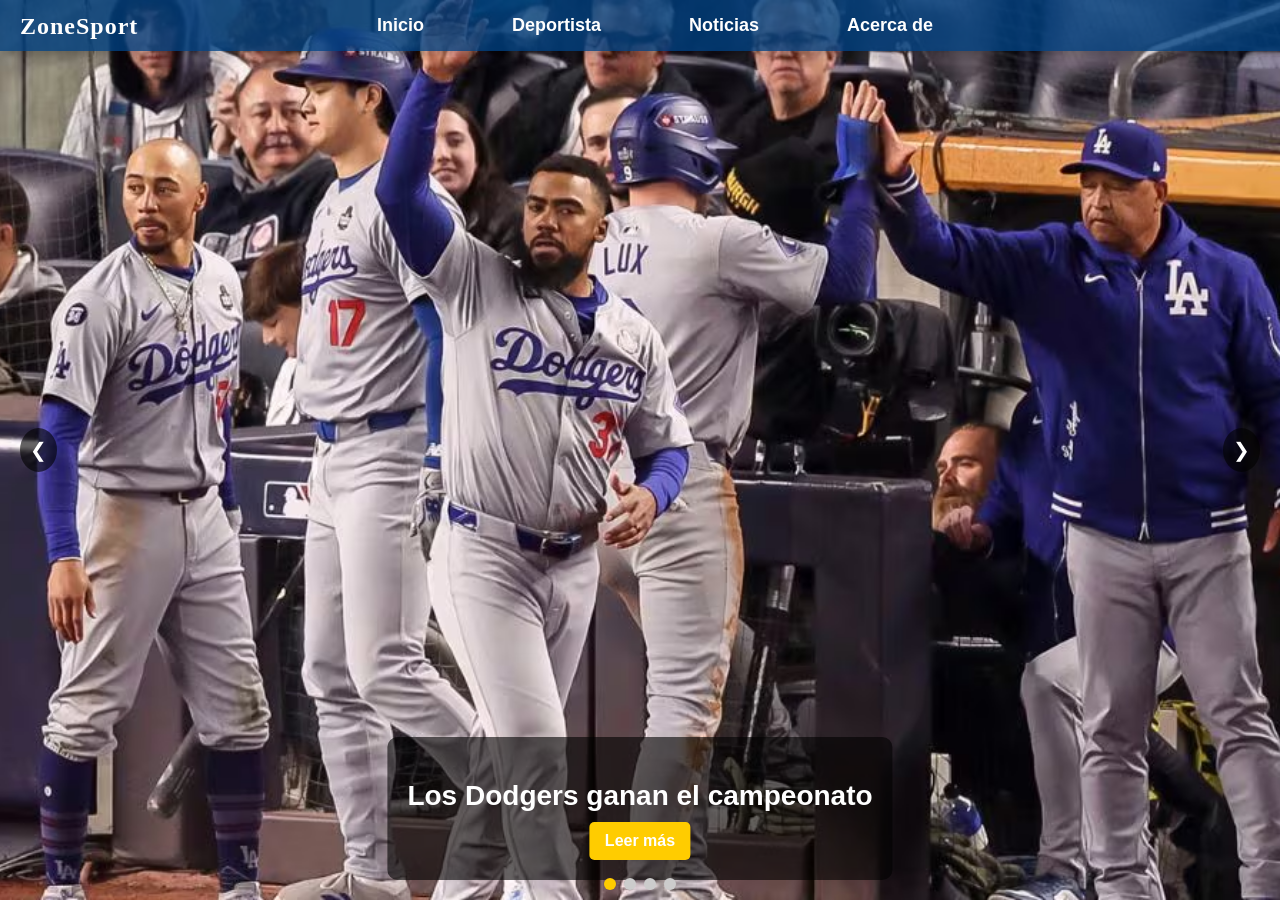
<file: index.html>
<!DOCTYPE html>
<html lang="es">
<head>
    <meta charset="UTF-8">
    <meta name="viewport" content="width=device-width, initial-scale=1.0">
    <title>ZoneSport - Inicio</title>
    <link rel="stylesheet" href="hola.css">
</head>
<body>

    <!-- Barra de navegación -->
<!-- Barra de navegación -->
<!-- Barra de navegación -->
<nav class="navbar">
    <div class="logo">
        <a href="inicio.html">ZoneSport</a>
    </div>
    <ul class="menu">
        <li><a class="boton" href="inicio.html">Inicio</a></li>
        <li><a class="boton" href="deportista.html">Deportista</a></li>
        <li><a class="boton" href="noticias.html">Noticias</a></li>
        <li><a class="boton" href="acercade.html">Acerca de</a></li>
    </ul>
</nav>


    <!-- Contenedor principal -->
    <div class="container">
        <div class="slider">
            <div class="slide">
                <img src="5XNODK6IJZHCVKMX2Z547BTH4Y.avif" alt="Dodgers">
                <div class="content">
                    <h2>Los Dodgers ganan el campeonato</h2>
                    <a href="noticias.html#dodgers" class="read-more">Leer más</a>
                </div>
            </div>
            <div class="slide">
                <img src="maxresdefault.jpg" alt="Fernando Tatis Jr.">
                <div class="content">
                    <h2>Fernando Tatis Jr. brilla en el campo</h2>
                    <a href="noticias.html#Fernando" class="read-more">Leer más</a>
                </div>
            </div>
            <div class="slide">
                <img src="R.jpeg" alt="Juan Soto">
                <div class="content">
                    <h2>Juan Soto firma contrato récord</h2>
                    <a href="noticias.html#juansoto" class="read-more">Leer más</a>
                </div>
            </div>
            <div class="slide">
                <img src="OIP (1).jpeg" alt="Stephen Curry">
                <div class="content">
                    <h2>Stephen Curry rompe la barrera de los 25.000 puntos</h2>
                    <a href="noticias.html#stephen" class="read-more">Leer más</a>
                </div>
            </div>
        </div>

        <!-- Botones de navegación del Slider -->
        <button class="arrow prev" onclick="prevSlide()">&#10094;</button>
        <button class="arrow next" onclick="nextSlide()">&#10095;</button>

        <!-- Indicadores del Slider -->
        <div class="dots">
            <span class="dot" onclick="goToSlide(0)"></span>
            <span class="dot" onclick="goToSlide(1)"></span>
            <span class="dot" onclick="goToSlide(2)"></span>
            <span class="dot" onclick="goToSlide(3)"></span>
        </div>
    </div>

    <script src="hola.js"></script>
</body>
</html>
</file>
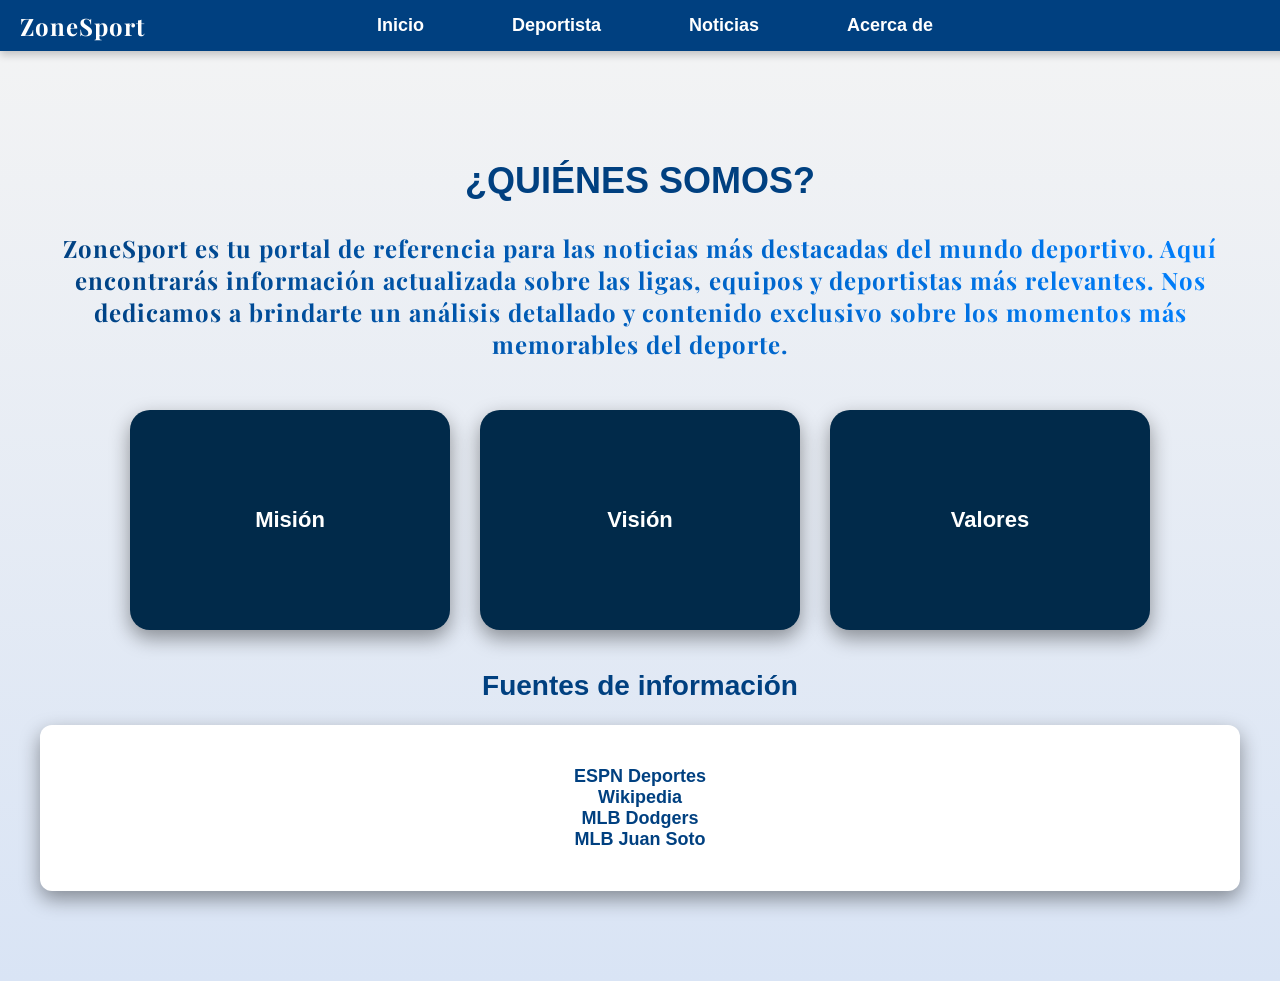
<file: acercade.html>
<!DOCTYPE html>
<html lang="es">
<head>
    <meta charset="UTF-8">
    <meta name="viewport" content="width=device-width, initial-scale=1.0">
    <title>ZoneSport - Acerca de</title>
    <link rel="stylesheet" href="acerca.css">
    <link href="https://fonts.googleapis.com/css2?family=Playfair+Display:wght@700&display=swap" rel="stylesheet">

</head>
<body>
    <nav class="navbar">
        <div class="logo">
            <a href="inicio.html">ZoneSport</a>
        </div>
        <ul class="menu">
            <li><a class="boton" href="inicio.html">Inicio</a></li>
            <li><a class="boton" href="deportista.html">Deportista</a></li>
            <li><a class="boton" href="noticias.html">Noticias</a></li>
            <li><a class="boton" href="acercade.html">Acerca de</a></li>
        </ul>
    </nav>

    <section class="container acerca">
        <h1 class="titulo">¿Quiénes somos?</h1>
        <p class="logos">
            ZoneSport es tu portal de referencia para las noticias más destacadas del mundo deportivo. Aquí encontrarás
            información actualizada sobre las ligas, equipos y deportistas más relevantes. Nos dedicamos a brindarte un
            análisis detallado y contenido exclusivo sobre los momentos más memorables del deporte.
        </p>
        <div class="card-container">
            <div class="card">
                <div class="default-text">Misión</div>
                <div class="content">
                    <p>Ser el medio de referencia para los fanáticos del deporte, brindando información confiable y objetiva.</p>
                </div>
            </div>
        
            <div class="card">
                <div class="default-text">Visión</div>
                <div class="content">
                    <p>Convertirnos en el portal deportivo líder, ofreciendo análisis profundos y contenido exclusivo.</p>
                </div>
            </div>
        
            <div class="card">
                <div class="default-text">Valores</div>
                <div class="content">
                    <p>Integridad, pasión por el deporte, transparencia, innovación y compromiso con la audiencia.</p>
                </div>
            </div>
        </div>
        

        <h2 class="fuentes-title">Fuentes de información</h2>
        <div class="fuentes">
            <ul>
                <li><a href="https://espndeportes.espn.com" target="_blank">ESPN Deportes</a></li>
                <li><a href="https://es.wikipedia.org/wiki/Fernando_Tat%C3%ADs_Jr." target="_blank">Wikipedia</a></li>
                <li><a href="https://www.mlb.com/es/dodgers/news" target="_blank">MLB Dodgers</a></li>
                <li><a href="https://www.mlb.com/es/news/juan-soto-y-los-mets-llegan-a-un-acuerdo-de-contrato" target="_blank">MLB Juan Soto</a></li>
            </ul>
        </div>
    </section>
</body>
</html>
</file>
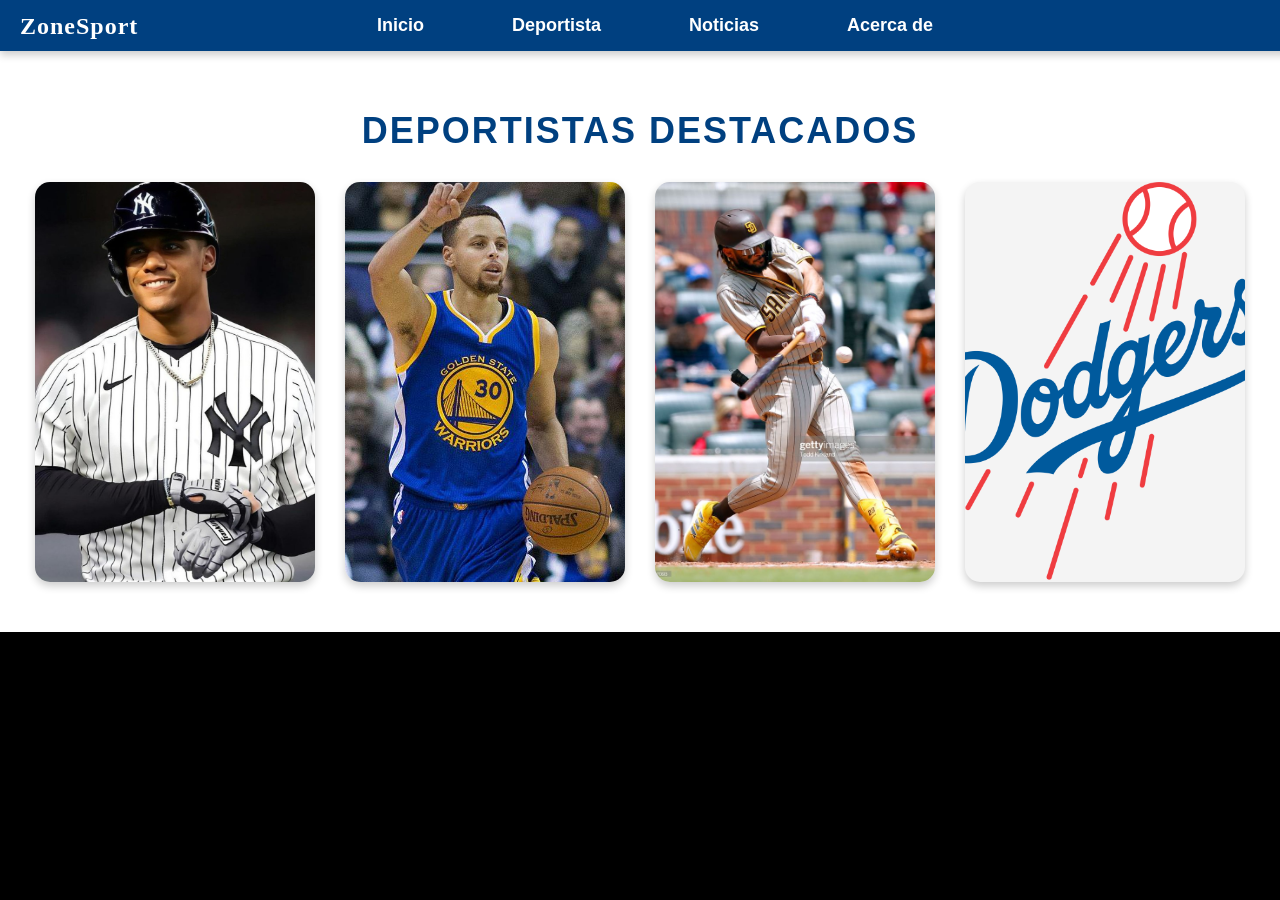
<file: deportista.html>
<!DOCTYPE html>
<html lang="en">
<head>
    <meta charset="UTF-8">
    <meta name="viewport" content="width=device-width, initial-scale=1.0">
    <title>ZoneSport - Deportistas</title>
    <link rel="stylesheet" href="deportista.css">
</head>
<body>
    <nav class="navbar">
        <div class="logo">
            <a href="inicio.html">ZoneSport</a>
        </div>
        <ul class="menu">
            <li><a class="boton" href="inicio.html">Inicio</a></li>
            <li><a class="boton" href="deportista.html">Deportista</a></li>
            <li><a class="boton" href="noticias.html">Noticias</a></li>
            <li><a class="boton" href="acercade.html">Acerca de</a></li>
        </ul>
    </nav>
    </nav>
    
    <section class="container deportistas">
        <h1 class="titulo">Deportistas Destacados</h1>
        <div class="gallery">
            <!-- Juan Soto -->
            <div class="card">
                <img src="Juan-Soto-1.jpg" alt="Juan Soto">
                <div class="content">
                    <h2>Juan Soto</h2>
                    <p>Jugador dominicano de béisbol profesional. Conocido por su disciplina en el bateo y jonrones decisivos.
                    
                    Firmó un contrato récord de <strong>$765 millones</strong> en la MLB.</p>
                </div>
            </div>

            <!-- Stephen Curry -->
            <div class="card">
                <img src="OIP.jpeg">
                <div class="content">
                    <h2>Stephen Curry</h2>
                    <p>Base estrella de los Golden State Warriors. Mejor tirador de la historia y líder del equipo.</p>
                    <p>Ganador de múltiples campeonatos y premios MVP.</p>
                </div>
            </div>

            <!-- Fernando Tatis Jr. -->
            <div class="card">
                <img src="65670cae7fc3121fa7fe34f8454bb6c2.jpg">
                <div class="content">
                    <h2>Fernando Tatis Jr.</h2>
                    <p>Joven talento de los San Diego Padres. Destacado por su velocidad y jugadas espectaculares.</p>
                    <p>Una de las caras más emocionantes del béisbol moderno.</p>
                </div>
            </div>

            <!-- Los Dodgers -->
            <div class="card">
                <img src="los-angeles-dodgers.png" alt="Los Dodgers">
                <div class="content">
                    <h2>Los Dodgers</h2>
                    <p>Equipo campeón de la MLB. Han dominado la liga en los últimos años con un rendimiento excepcional.</p>
                    <p>Grandes favoritos para el campeonato.</p>
                </div>
            </div>
        </div>
    </section>
</body>
</html>
</file>
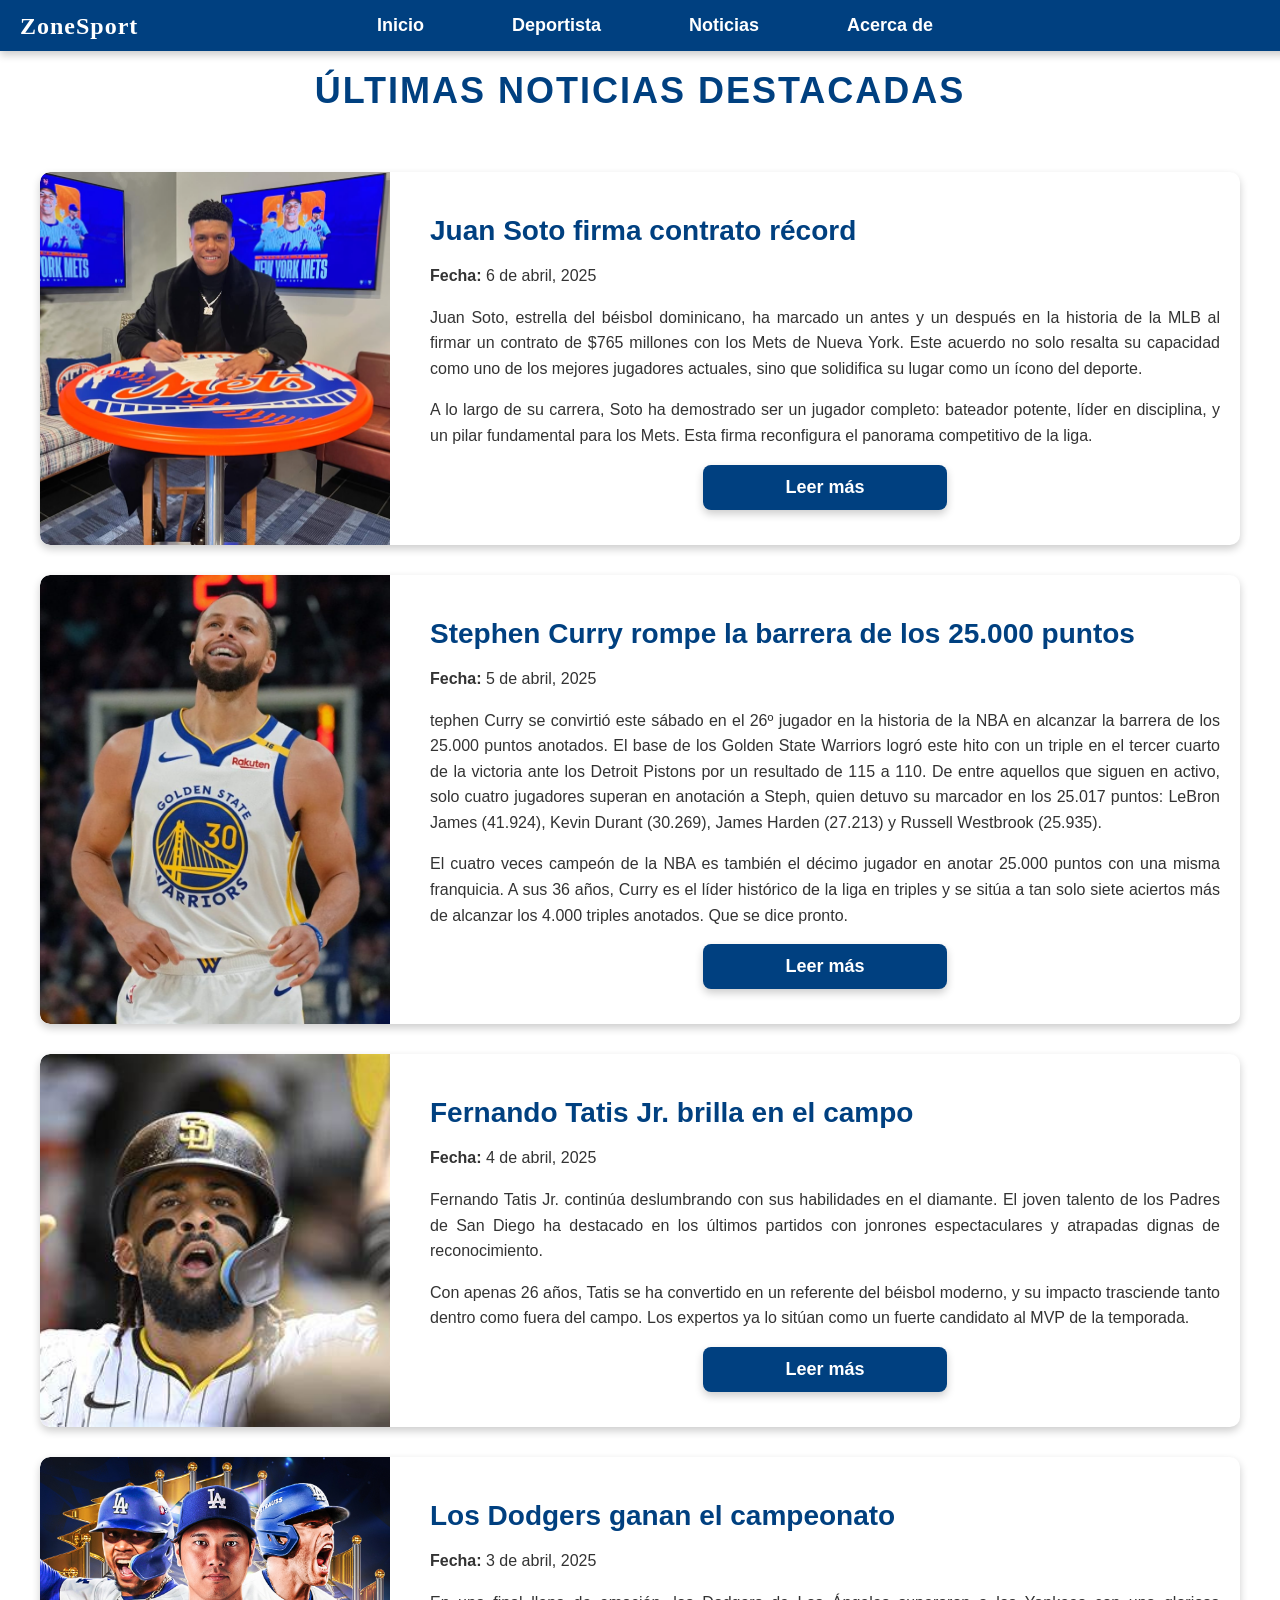
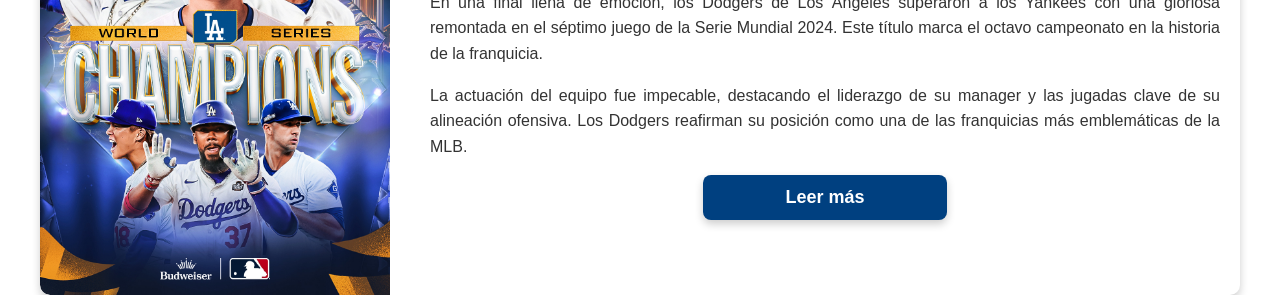
<file: noticias.html>
<!DOCTYPE html>
<html lang="en">
<head>
    <meta charset="UTF-8">
    <meta name="viewport" content="width=device-width, initial-scale=1.0">
    <title>ZoneSport - Noticias</title>
    <link rel="stylesheet" href="noticias.css">
</head>
<body>
    <nav class="navbar">
        <div class="logo">
            <a href="inicio.html">ZoneSport</a>
        </div>
        <ul class="menu">
            <li><a class="boton" href="inicio.html">Inicio</a></li>
            <li><a class="boton" href="deportista.html">Deportista</a></li>
            <li><a class="boton" href="noticias.html">Noticias</a></li>
            <li><a class="boton" href="acercade.html">Acerca de</a></li>
        </ul>
    </nav>

    <section class="container noticias">
        <h1 class="titulo">Últimas Noticias Destacadas</h1>

        <section id="juansoto">
            <article class="noticia">
                <img src="Screenshot 2025-04-14 113337.png" alt="Juan Soto firma contrato récord">
                <div class="contenido">
                    <h2>Juan Soto firma contrato récord</h2>
                    <p><strong>Fecha:</strong> 6 de abril, 2025</p>
                    <p>
                        Juan Soto, estrella del béisbol dominicano, ha marcado un antes y un después en la historia de la MLB
                        al firmar un contrato de $765 millones con los Mets de Nueva York. Este acuerdo no solo resalta su
                        capacidad como uno de los mejores jugadores actuales, sino que solidifica su lugar como un ícono
                        del deporte.
                    </p>
                    <p>
                        A lo largo de su carrera, Soto ha demostrado ser un jugador completo: bateador potente, líder en
                        disciplina, y un pilar fundamental para los Mets. Esta firma reconfigura el panorama competitivo de
                        la liga.
                    </p>
                    <a  href="https://www.mlb.com/es/news/juan-soto-y-los-mets-llegan-a-un-acuerdo-de-contrato" target="_blank" class="read-more">Leer más</a>
                </div>
            </article>
        </section>
        

       <section id="stephen">
        <article class="noticia">
            <img src="USATSI_25624311_168415956_lowres-1536x1024.jpg" alt="Stephen Curry rompe récord de puntos">
            <div class="contenido">
                <h2>Stephen Curry rompe la barrera de los 25.000 puntos</h2>
                <p><strong>Fecha:</strong> 5 de abril, 2025</p>
                <p>
                    tephen Curry se convirtió este sábado en el 26º jugador en la historia de la NBA en alcanzar la barrera de los 25.000 puntos anotados. El base de los Golden State Warriors logró este hito con un triple en el tercer cuarto de la victoria ante los Detroit Pistons por un resultado de 115 a 110.

De entre aquellos que siguen en activo, solo cuatro jugadores superan en anotación a Steph, quien detuvo su marcador en los 25.017 puntos: LeBron James (41.924), Kevin Durant (30.269), James Harden (27.213) y Russell Westbrook (25.935).
</p>
<p>

El cuatro veces campeón de la NBA es también el décimo jugador en anotar 25.000 puntos con una misma franquicia. A sus 36 años, Curry es el líder histórico de la liga en triples y se sitúa a tan solo siete aciertos más de alcanzar los 4.000 triples anotados. Que se dice pronto.
                </p>
              
                <a  href="https://espndeportes.espn.com/basquetbol/nota/_/id/14891422/golden-state-warriors-stephen-curry-25000-puntos-1011-juegos" target="_blank" class="read-more">Leer más</a>
            </div>
        </article>
       </section>
        

        <section id="Fernando">
            <article class="noticia">
                <img src="th.jpeg" alt="Fernando Tatis Jr. brilla en el campo">
                <div class="contenido">
                    <h2>Fernando Tatis Jr. brilla en el campo</h2>
                    <p><strong>Fecha:</strong> 4 de abril, 2025</p>
                    <p>
                        Fernando Tatis Jr. continúa deslumbrando con sus habilidades en el diamante. El joven talento de los
                        Padres de San Diego ha destacado en los últimos partidos con jonrones espectaculares y atrapadas
                        dignas de reconocimiento.
                    </p>
                    <p>
                        Con apenas 26 años, Tatis se ha convertido en un referente del béisbol moderno, y su impacto trasciende
                        tanto dentro como fuera del campo. Los expertos ya lo sitúan como un fuerte candidato al MVP de la temporada.
                    </p>
                    <a  href=https://es.wikipedia.org/wiki/Fernando_Tat%C3%ADs_Jr. target="_blank" class="read-more">Leer más</a>
                </div>
            </article>
        </section>
        

        <section id="dodgers">
            <article class="noticia">
                <img src="17303468410462.jpg" alt="Dodgers campeones">
                <div class="contenido">
                    <h2>Los Dodgers ganan el campeonato</h2>
                    <p><strong>Fecha:</strong> 3 de abril, 2025</p>
                    <p>
                        En una final llena de emoción, los Dodgers de Los Ángeles superaron a los Yankees con una gloriosa
                        remontada en el séptimo juego de la Serie Mundial 2024. Este título marca el octavo campeonato en
                        la historia de la franquicia.
                    </p>
                    <p>
                        La actuación del equipo fue impecable, destacando el liderazgo de su manager y las jugadas clave
                        de su alineación ofensiva. Los Dodgers reafirman su posición como una de las franquicias más
                        emblemáticas de la MLB.
                    </p>
                    <a  href=https://www.mlb.com/es/dodgers/news/dodgers-campeones-de-la-serie-mundial-tras-gloriosa-remontada-vs-yankees  target="_blank" class="read-more">Leer más</a>
                </div>
            </article>
            <article class="noticia">
        </section>
        
           
    </section>
</body>
</html>
</file>
<file: hola.css>
/* =================== GENERAL =================== */
html, body {
    margin: 0;
    font-family: Arial, sans-serif;
    background-color: #000; /* Fondo negro para eliminar espacios blancos */
    overflow: hidden; /* Previene el desplazamiento */
    height: 100vh; /* Ocupa toda la pantalla */
}

/* =================== NAVEGACIÓN =================== */
nav {
    position: fixed; /* Hace que la barra permanezca siempre visible */
    top: 0;
    width: 100%;
    padding: 15px;
    background-color: #004080; /* Fondo azul oscuro */
    box-shadow: 0px 4px 8px rgba(0, 0, 0, 0.2); /* Sombra para darle profundidad */
    background-color: rgba(0, 64, 128, 0.8); /* Fondo semi-transparente */
    z-index: 100;
}

nav ul {
    list-style: none;
    display: flex;
    justify-content: center; /* Centra los elementos de la barra */
    align-items: center;
    padding: 0;
    margin: 0;
}

nav ul li {
    margin: 0 20px;
}

nav ul li a {
    text-decoration: none;
    color: white; /* Texto en blanco */
    font-weight: bold;
    padding: 12px 24px; /* Ajuste en el espaciado */
    font-size: 18px; /* Tamaño de letra más legible */
    transition: background-color 0.3s ease, color 0.3s ease;
    border-radius: 10px; /* Bordes suaves */
}

nav ul li a:hover {
    background-color: #ffcc00; /* Fondo amarillo al pasar el cursor */
    color: #004080; /* Texto azul oscuro */
    border-radius: 20px;
}

/* Estilo para el logo ZoneSport */
.logo {
    position: absolute;
    left: 20px;
    top: 50%;
    transform: translateY(-50%);
}

.logo a {
    font-family: 'Playfair Display', serif;
    font-size: 24px;
    color: white;
    text-decoration: none;
    font-weight: bold;
    letter-spacing: 1px;
    transition: color 0.3s ease;
}

.logo a:hover {
    color: #ffcc00;
}

/* =================== SLIDER =================== */
.container {
    position: absolute;
    top: 0;
    left: 0;
    width: 100vw; /* Ocupa toda la pantalla */
    height: 100vh; /* Ocupa toda la pantalla */
    overflow: hidden;
}

.slider {
    display: flex;
    width: 100vw;
    height: 100vh;
}

.slide {
    width: 100vw; /* Cada imagen ocupa toda la ventana */
    height: 100vh;
    position: relative;
    flex-shrink: 0;
}

.slide img {
    width: 100vw; /* Asegura que la imagen ocupa toda la pantalla */
    height: 100vh; /* Ajusta la imagen a la pantalla */
    object-fit: cover; /* Escala la imagen sin distorsionarla */
}

/* Contenido dentro del slider */
.content {
    position: absolute;
    bottom: 20px;
    left: 50%;
    transform: translateX(-50%);
    background: rgba(0, 0, 0, 0.6);
    color: white;
    padding: 20px;
    border-radius: 10px;
    text-align: center;
}

.content h2 {
    font-size: 28px;
    margin-bottom: 10px;
}

/* Botón Leer Más */
.read-more {
    display: inline-block;
    text-decoration: none;
    color: white;
    background-color: #ffcc00;
    padding: 10px 15px;
    border-radius: 5px;
    font-weight: bold;
    transition: background-color 0.3s ease;
}

.read-more:hover {
    background-color: #004080;
    color: #ffcc00;
}

/* Flechas del Slider */
.arrow {
    position: absolute;
    top: 50%;
    transform: translateY(-50%);
    background-color: rgba(0, 0, 0, 0.6);
    border: none;
    color: white;
    font-size: 20px;
    padding: 10px;
    cursor: pointer;
    z-index: 10;
    border-radius: 50%;
    transition: background-color 0.3s ease;
}

.arrow.prev {
    left: 20px;
}

.arrow.next {
    right: 20px;
}

.arrow:hover {
    background-color: #ffcc00;
    color: #004080;
}

/* Indicadores de Slider */
.dots {
    position: absolute;
    bottom: 10px;
    left: 50%;
    transform: translateX(-50%);
    display: flex;
    gap: 8px;
}

.dot {
    width: 12px;
    height: 12px;
    background-color: #ccc;
    border-radius: 50%;
    cursor: pointer;
}

.dot.active {
    background-color: #ffcc00;
}
</file>
<file: acerca.css>
/* =================== GENERAL =================== */
html, body {
    margin: 0;
    font-family: "Poppins", sans-serif;
    background: linear-gradient(to bottom, #f4f4f4, #d9e4f5); /* Fondo con gradiente */
    overflow-x: hidden;
    scroll-behavior: smooth;
}

/* =================== NAVEGACIÓN =================== */
nav {
    position: fixed; /* Hace que la barra permanezca siempre visible */
    top: 0;
    width: 100%;
    padding: 15px;
    background-color: #004080; /* Fondo azul oscuro */
    box-shadow: 0px 4px 8px rgba(0, 0, 0, 0.2); /* Sombra para darle profundidad */
    
    z-index: 100;
}

nav ul {
    list-style: none;
    display: flex;
    justify-content: center; /* Centra los elementos de la barra */
    align-items: center;
    padding: 0;
    margin: 0;
}

nav ul li {
    margin: 0 20px;
}

nav ul li a {
    text-decoration: none;
    color: white; /* Texto en blanco */
    font-weight: bold;
    padding: 12px 24px; /* Ajuste en el espaciado */
    font-size: 18px; /* Tamaño de letra más legible */
    transition: background-color 0.3s ease, color 0.3s ease;
    border-radius: 10px; /* Bordes suaves */
}

nav ul li a:hover {
    background-color: #ffcc00; /* Fondo amarillo al pasar el cursor */
    color: #004080; /* Texto azul oscuro */
    border-radius: 20px;
}

/* Estilo para el logo ZoneSport */
.logo {
    position: absolute;
    left: 20px;
    top: 50%;
    transform: translateY(-50%);
}

.logo a {
    font-family: 'Playfair Display', serif;
    font-size: 24px;
    color: white;
    text-decoration: none;
    font-weight: bold;
    letter-spacing: 1px;
    transition: color 0.3s ease;
}

.logo a:hover {
    color: #ffcc00;
}
/* =================== SECCIÓN ACERCA DE =================== */

.container {
    max-width: 1200px;
    margin: 80px auto 40px;
    padding: 50px 20px;
    text-align: center;
}

.titulo {
    font-size: 36px;
    font-weight: bold;
    color: #004080;
    margin-bottom: 30px;
    text-transform: uppercase;
}

.logos {
    font-family: 'Playfair Display', serif;
    font-size: 24px;
    color: #004080;
    font-weight: 700;
    letter-spacing: 1px;
    background: linear-gradient(to right, #004080, #0080ff);
    
    background-clip: text;              /* Estándar */
    -webkit-background-clip: text;      /* Chrome, Safari */
    
    color: transparent;
    -webkit-text-fill-color: transparent;
}


    /* =================== TARJETAS INTERACTIVAS =================== */
 
    .card-container {
        display: flex;
        justify-content: center;
        gap: 30px;
        margin-top: 50px;
        flex-wrap: wrap;
        padding: 0 20px;
    }
    
    .card {
        position: relative;
        width: 320px;
        height: 220px;
        background-color: #012a4a;
        color: white;
        border-radius: 20px;
        overflow: hidden;
        display: flex;
        align-items: center;
        justify-content: center;
        text-align: center;
        font-family: 'Segoe UI', sans-serif;
        font-size: 22px;
        font-weight: 600;
        cursor: pointer;
        transition: transform 0.3s ease, box-shadow 0.3s ease;
        box-shadow: 0 8px 20px rgba(0, 0, 0, 0.4);
    }
    
    .card:hover {
        transform: translateY(-8px);
        box-shadow: 0 12px 28px rgba(0, 0, 0, 0.5);
    }
    
    .default-text {
        position: absolute;
        z-index: 1;
        transition: opacity 0.3s ease;
        padding: 0 20px;
        line-height: 1.5;
    }
    
    .card .content {
        position: absolute;
        width: 100%;
        height: 100%;
        padding: 25px;
        background: rgba(0, 0, 0, 0.92);
        color: #f0f0f0;
        display: flex;
        align-items: center;
        justify-content: center;
        text-align: center;
        opacity: 0;
        transition: opacity 0.3s ease;
        z-index: 2;
        font-size: 16px;
        line-height: 1.6;
        font-weight: normal;
    }
    
    .card:hover .content {
        opacity: 1;
    }
    
    .card:hover .default-text {
        opacity: 0;
    }
    
    @media screen and (max-width: 768px) {
        .card {
            width: 90%;
            height: auto;
            padding: 30px 10px;
        }
    
        .card .content {
            font-size: 14px;
            padding: 20px;
        }
    
        .default-text {
            font-size: 18px;
        }
    }
    
/* =================== FUENTES =================== */
.fuentes-title {
    font-size: 28px;
    color: #004080;
    margin-top: 40px;
}

.fuentes {
    background-color: #ffffff;
    border-radius: 12px;
    padding: 25px;
    box-shadow: 0 8px 20px rgba(0, 0, 0, 0.4);
    }

.fuentes ul {
    list-style: none;
    padding: 0;
    
}

.fuentes ul li {
    font-size: 18px;
    color: #004080;
    font-weight: bold;
    
}

.fuentes a {
    text-decoration: none;
    color: #004080;
}

.fuentes a :hover{
    text-decoration: underline;
    background-color: #333;
    
}
</file>
<file: deportista.css>
html, body {
    margin: 0;
    font-family: Arial, sans-serif;
    background-color: #000;
    overflow: hidden;
    height: 100vh;
}

/* =================== NAVEGACIÓN =================== */
nav {
    position: fixed; /* Hace que la barra permanezca siempre visible */
    top: 0;
    width: 100%;
    padding: 15px;
    background-color: #004080; /* Fondo azul oscuro */
    box-shadow: 0px 4px 8px rgba(0, 0, 0, 0.2); /* Sombra para darle profundidad */
   
    z-index: 100;
}

nav ul {
    list-style: none;
    display: flex;
    justify-content: center; /* Centra los elementos de la barra */
    align-items: center;
    padding: 0;
    margin: 0;
}

nav ul li {
    margin: 0 20px;
}

nav ul li a {
    text-decoration: none;
    color: white; /* Texto en blanco */
    font-weight: bold;
    padding: 12px 24px; /* Ajuste en el espaciado */
    font-size: 18px; /* Tamaño de letra más legible */
    transition: background-color 0.3s ease, color 0.3s ease;
    border-radius: 10px; /* Bordes suaves */
}

nav ul li a:hover {
    background-color: #ffcc00; /* Fondo amarillo al pasar el cursor */
    color: #004080; /* Texto azul oscuro */
    border-radius: 20px;
}

/* Estilo para el logo ZoneSport */
.logo {
    position: absolute;
    left: 20px;
    top: 50%;
    transform: translateY(-50%);
}

.logo a {
    font-family: 'Playfair Display', serif;
    font-size: 24px;
    color: white;
    text-decoration: none;
    font-weight: bold;
    letter-spacing: 1px;
    transition: color 0.3s ease;
}

.logo a:hover {
    color: #ffcc00;
}

/* =================== SECCIÓN DEPORTISTAS =================== */
.deportistas {
    padding: 80px 20px 50px;
    background-color: #ffffff;
    text-align: center;
}

.deportistas h1 {
    color: #004080;
    font-size: 36px;
    font-weight: bold;
    margin-bottom: 30px;
    text-transform: uppercase;
    letter-spacing: 2px;
}

.gallery {
    display: flex;
    flex-wrap: wrap;
    gap: 30px;
    justify-content: center;
}

/* =================== TARJETAS =================== */
.card {
    position: relative;
    width: 280px;
    height: 400px;
    border-radius: 15px;
    overflow: hidden;
    box-shadow: 0 4px 8px rgba(0, 0, 0, 0.2);
    transition: transform 0.3s ease, box-shadow 0.3s ease;
    background-color: #f4f4f4;
    cursor: pointer;
}

.card img {
    width: 100%;
    height: 100%;
    object-fit: cover;
    transition: opacity 0.3s ease, transform 0.3s ease;
}

/* Imagen opaca al pasar el mouse */
.card:hover img {
    opacity: 0.25;
    transform: scale(1.05);
}

/* Contenido centrado */
.card .content {
    position: absolute;
    top: 0;
    left: 0;
    width: 100%;
    height: 100%;
    background: rgba(0, 0, 0, 0.85);
    color: white;
    padding: 20px;
    box-sizing: border-box;
    border-radius: 15px;
    transition: opacity 0.3s ease;
    opacity: 0;

    display: flex;
    flex-direction: column;
    justify-content: center;
    align-items: center;
    text-align: center;
    overflow-y: auto;
}

/* Mostrar contenido al hacer hover */
.card:hover .content {
    opacity: 1;
}

.card .content h2 {
    font-size: 20px;
    margin-bottom: 10px;
    text-transform: uppercase;
    text-align: center;
}

.card .content p {
    font-size: 14px;
    line-height: 1.6;
    margin: 0;
    max-width: 240px;
    word-wrap: break-word;
}
</file>
<file: noticias.css>
html, body {
    margin: 0;
    font-family: Arial, sans-serif;
    height: 100vh; /* Ocupa toda la pantalla */
}

/* =================== NAVEGACIÓN =================== */
nav {
    position: fixed; /* Hace que la barra permanezca siempre visible */
    top: 0;
    width: 100%;
    padding: 15px;
    background-color: #004080; /* Fondo azul oscuro */
    box-shadow: 0px 4px 8px rgba(0, 0, 0, 0.2); /* Sombra para darle profundidad */
    
    z-index: 100;
}

nav ul {
    list-style: none;
    display: flex;
    justify-content: center; /* Centra los elementos de la barra */
    align-items: center;
    padding: 0;
    margin: 0;
}

nav ul li {
    margin: 0 20px;
}

nav ul li a {
    text-decoration: none;
    color: white; /* Texto en blanco */
    font-weight: bold;
    padding: 12px 24px; /* Ajuste en el espaciado */
    font-size: 18px; /* Tamaño de letra más legible */
    transition: background-color 0.3s ease, color 0.3s ease;
    border-radius: 10px; /* Bordes suaves */
}

nav ul li a:hover {
    background-color: #ffcc00; /* Fondo amarillo al pasar el cursor */
    color: #004080; /* Texto azul oscuro */
    border-radius: 20px;
}

/* Estilo para el logo ZoneSport */
.logo {
    position: absolute;
    left: 20px;
    top: 50%;
    transform: translateY(-50%);
}

.logo a {
    font-family: 'Playfair Display', serif;
    font-size: 24px;
    color: white;
    text-decoration: none;
    font-weight: bold;
    letter-spacing: 1px;
    transition: color 0.3s ease;
}

.logo a:hover {
    color: #ffcc00;
}

/* =================== SECCIÓN DE NOTICIAS =================== */

.titulo {
    color: #004080;
    font-size: 36px;
    font-weight: bold;
    margin-bottom: 30px;
    text-transform: uppercase;
    letter-spacing: 2px;
    text-align: center;
}

.noticias {
    display: flex;
    flex-direction: column;
    gap: 30px;
    margin-top: 40px;
    width: 100%; /* Asegura que ocupe todo el ancho */
}

/* Contenedor de cada noticia */
.noticia {
    display: flex;
    flex-wrap: wrap;
    gap: 20px;
    border-radius: 10px;
    overflow: hidden;
    background-color: #ffffff;
    box-shadow: 0 4px 8px rgba(0, 0, 0, 0.2);
    transition: transform 0.3s ease, box-shadow 0.3s ease;
    width: 100%; /* Asegura que la noticia ocupe el ancho completo */
    max-width: 1200px; /* Define un tamaño máximo */
    margin: 0 auto; /* Centra las noticias */
}

/* Imagen de la noticia */
.noticia img {
    width: 100%;
    max-width: 350px;
    border-radius: 10px 0 0 10px;
    object-fit: cover;
}

/* Contenedor del texto */
.noticia .contenido {
    padding: 20px;
    flex: 1;
    min-width: 300px; /* Evita que el contenido se reduzca demasiado */
}

/* Título de la noticia */
.noticia h2 {
    color: #004080;
    font-size: 28px;
    font-weight: bold;
    margin-bottom: 10px;
}

/* Texto de la noticia */
.noticia p {
    font-size: 16px;
    line-height: 1.6;
    text-align: justify;
    color: #333333;
}

/* Botón de leer más */
.noticia .read-more:hover {
    background-color: #ffcc00;
    color: #004080;
}

/* Efecto al pasar el mouse */
.noticia:hover {
    transform: translateY(-10px);
    box-shadow: 0 8px 16px rgba(0, 0, 0, 0.3);
}

/* =================== ENLACES DE NOTICIAS =================== */
/* =================== ENLACES DE NOTICIAS =================== */
.noticia .read-more {
    display: inline-block;
    text-decoration: none;
    font-weight: bold;
    font-size: 18px;
    color: white; /* Texto en blanco */
    background-color: #004080; /* Azul oscuro para destacar */
    padding: 12px 22px; /* Espaciado más amplio */
    border-radius: 8px; /* Bordes redondeados */
    transition: all 0.3s ease; /* Animación suave */
    box-shadow: 0 4px 8px rgba(0, 0, 0, 0.2); /* Sombra elegante */
    text-align: center;
    display: flex;
    align-items: center;
    justify-content: center;
    max-width: 200px; /* Limita el tamaño del botón */
    margin: 15px auto; /* Centra el botón */
}

/* Efecto al pasar el mouse */
.noticia .read-more:hover {
    background-color: #ffcc00; /* Cambio de color a amarillo */
    color: #004080; /* Texto azul oscuro */
    transform: scale(1.1); /* Ligero aumento de tamaño */
    box-shadow: 0 6px 12px rgba(0, 0, 0, 0.3);
}
</file>
